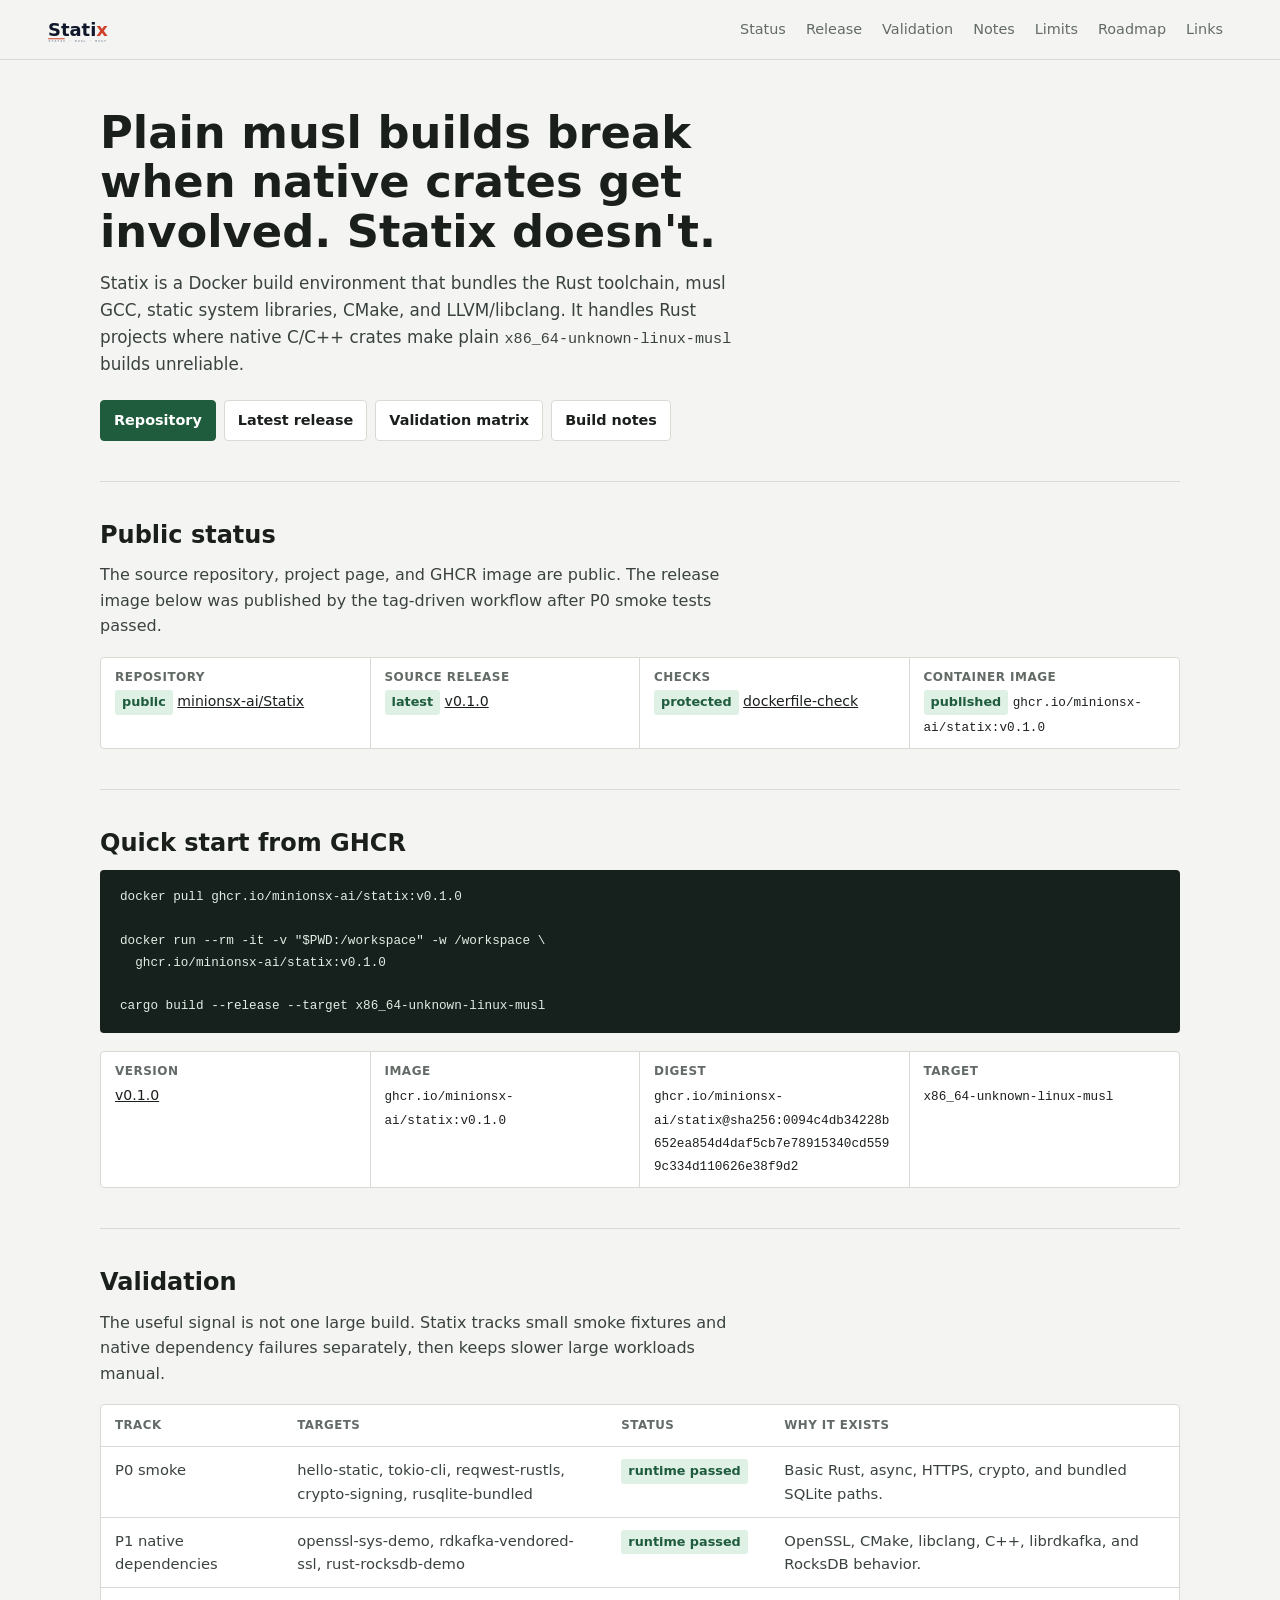
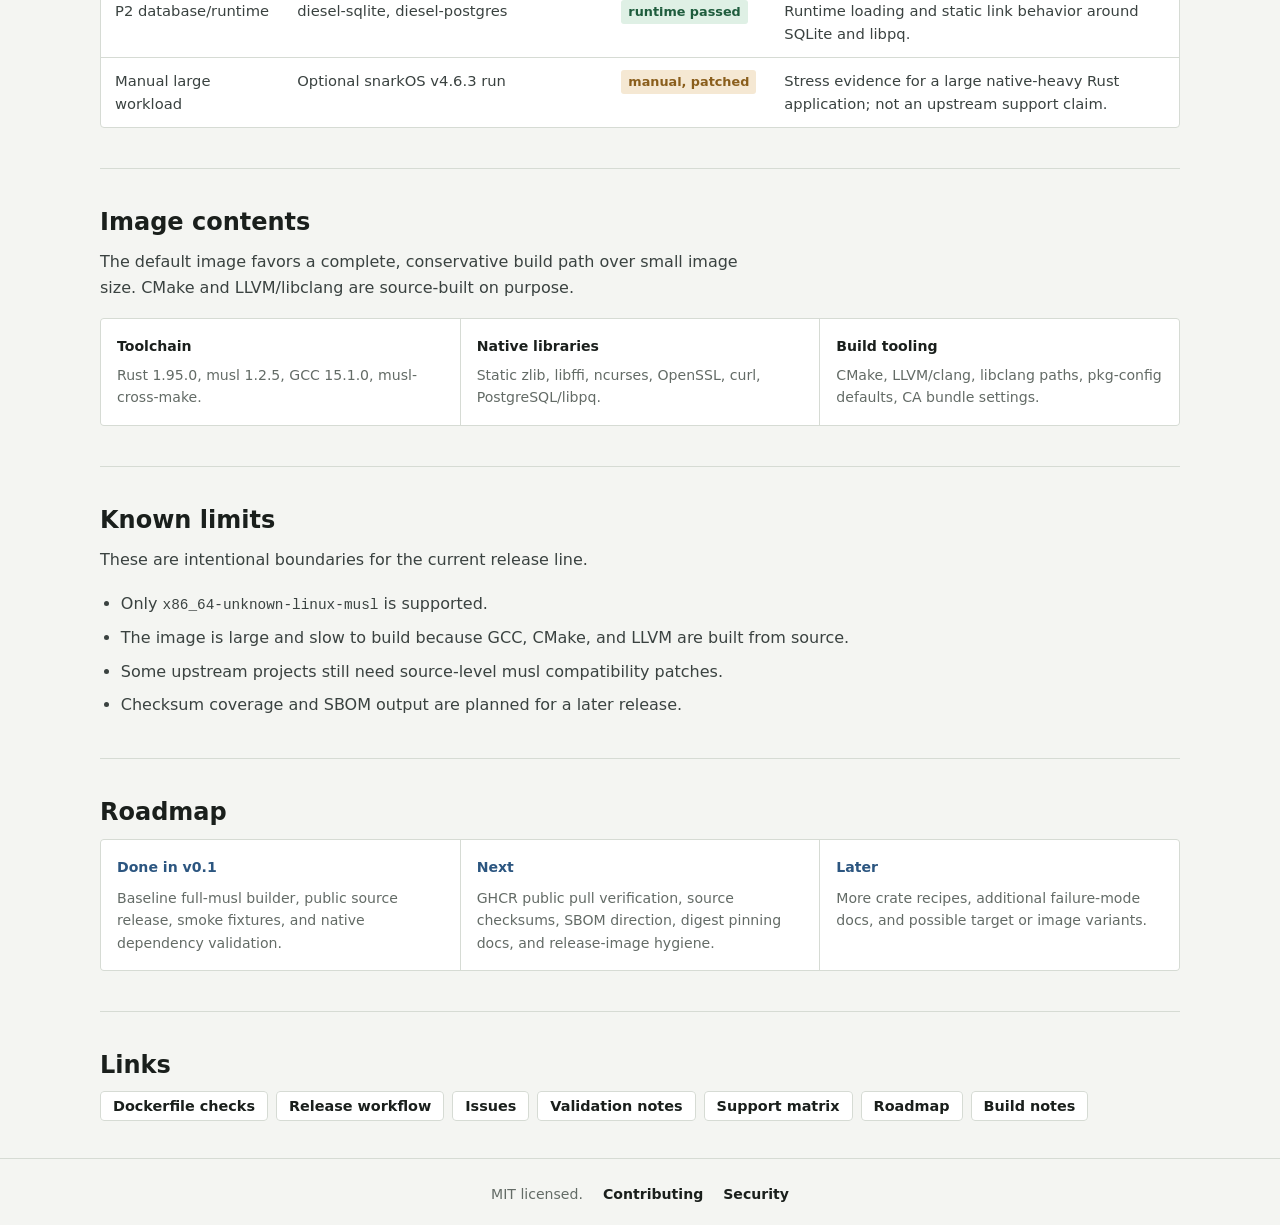
<file: docs/index.html>
<!doctype html>
<html lang="en">
  <head>
    <meta charset="utf-8">
    <meta name="viewport" content="width=device-width, initial-scale=1">
    <title>Statix</title>
    <meta name="color-scheme" content="light dark">
    <meta name="description" content="Docker build environment for static musl Rust binaries with native C/C++ dependencies.">
    <link rel="icon" href="favicon.svg" type="image/svg+xml">
    <link rel="stylesheet" href="site.css">
  </head>
  <body>
    <header class="topbar">
      <a class="brand" href="https://github.com/minionsx-ai/Statix">
        <img src="logo.svg" alt="Statix" class="brand-mark">
      </a>
      <nav>
        <a href="#status">Status</a>
        <a href="#release">Release</a>
        <a href="#validation">Validation</a>
        <a href="why-statix.html">Notes</a>
        <a href="#limits">Limits</a>
        <a href="#roadmap">Roadmap</a>
        <a href="#links">Links</a>
      </nav>
    </header>

    <main>
      <section class="hero">
        <h1>Plain musl builds break when native crates get involved. Statix doesn't.</h1>
        <p>
          Statix is a Docker build environment that bundles the Rust toolchain,
          musl GCC, static system libraries, CMake, and LLVM/libclang. It handles
          Rust projects where native C/C++ crates make plain
          <code>x86_64-unknown-linux-musl</code> builds unreliable.
        </p>
        <div class="hero-actions">
          <a class="btn primary" href="https://github.com/minionsx-ai/Statix">Repository</a>
          <a class="btn" href="https://github.com/minionsx-ai/Statix/releases/latest">Latest release</a>
          <a class="btn" href="VALIDATION_TARGETS.md">Validation matrix</a>
          <a class="btn" href="why-statix.html">Build notes</a>
        </div>
      </section>

      <section id="status" class="section">
        <h2>Public status</h2>
        <!-- release-status:start -->
        <p>
          The source repository, project page, and GHCR image are public. The release
          image below was published by the tag-driven workflow after P0 smoke tests
          passed.
        </p>
        <dl class="status-grid">
          <div>
            <dt>Repository</dt>
            <dd><span class="badge pass">public</span> <a href="https://github.com/minionsx-ai/Statix">minionsx-ai/Statix</a></dd>
          </div>
          <div>
            <dt>Source release</dt>
            <dd><span class="badge pass">latest</span> <a href="https://github.com/minionsx-ai/Statix/releases/tag/v0.1.0">v0.1.0</a></dd>
          </div>
          <div>
            <dt>Checks</dt>
            <dd><span class="badge pass">protected</span> <a href="https://github.com/minionsx-ai/Statix/actions/workflows/docker-check.yml">dockerfile-check</a></dd>
          </div>
          <div>
            <dt>Container image</dt>
            <dd><span class="badge pass">published</span> <code>ghcr.io/minionsx-ai/statix:v0.1.0</code></dd>
          </div>
        </dl>
        <!-- release-status:end -->
      </section>

      <section id="release" class="section">
        <!-- release-quickstart:start -->
        <h2>Quick start from GHCR</h2>
        <pre><code>docker pull ghcr.io/minionsx-ai/statix:v0.1.0

docker run --rm -it -v "$PWD:/workspace" -w /workspace \
  ghcr.io/minionsx-ai/statix:v0.1.0

cargo build --release --target x86_64-unknown-linux-musl</code></pre>
        <dl class="meta">
          <div>
            <dt>Version</dt>
            <dd><a href="https://github.com/minionsx-ai/Statix/releases/tag/v0.1.0">v0.1.0</a></dd>
          </div>
          <div>
            <dt>Image</dt>
            <dd><code>ghcr.io/minionsx-ai/statix:v0.1.0</code></dd>
          </div>
          <div>
            <dt>Digest</dt>
            <dd><code>ghcr.io/minionsx-ai/statix@sha256:0094c4db34228b652ea854d4daf5cb7e78915340cd5599c334d110626e38f9d2</code></dd>
          </div>
          <div>
            <dt>Target</dt>
            <dd><code>x86_64-unknown-linux-musl</code></dd>
          </div>
        </dl>
        <!-- release-quickstart:end -->
      </section>

      <section id="validation" class="section">
        <h2>Validation</h2>
        <p>
          The useful signal is not one large build. Statix tracks small
          smoke fixtures and native dependency failures separately, then keeps
          slower large workloads manual.
        </p>
        <div class="table-wrap">
          <table>
            <thead>
              <tr>
                <th>Track</th>
                <th>Targets</th>
                <th>Status</th>
                <th>Why it exists</th>
              </tr>
            </thead>
            <tbody>
              <tr>
                <td>P0 smoke</td>
                <td>hello-static, tokio-cli, reqwest-rustls, crypto-signing, rusqlite-bundled</td>
                <td><span class="badge pass">runtime passed</span></td>
                <td>Basic Rust, async, HTTPS, crypto, and bundled SQLite paths.</td>
              </tr>
              <tr>
                <td>P1 native dependencies</td>
                <td>openssl-sys-demo, rdkafka-vendored-ssl, rust-rocksdb-demo</td>
                <td><span class="badge pass">runtime passed</span></td>
                <td>OpenSSL, CMake, libclang, C++, librdkafka, and RocksDB behavior.</td>
              </tr>
              <tr>
                <td>P2 database/runtime</td>
                <td>diesel-sqlite, diesel-postgres</td>
                <td><span class="badge pass">runtime passed</span></td>
                <td>Runtime loading and static link behavior around SQLite and libpq.</td>
              </tr>
              <tr>
                <td>Manual large workload</td>
                <td>Optional snarkOS v4.6.3 run</td>
                <td><span class="badge manual">manual, patched</span></td>
                <td>Stress evidence for a large native-heavy Rust application; not an upstream support claim.</td>
              </tr>
            </tbody>
          </table>
        </div>
      </section>

      <section class="section">
        <h2>Image contents</h2>
        <p>The default image favors a complete, conservative build path over small image size. CMake and LLVM/libclang are source-built on purpose.</p>
        <dl class="contents">
          <div>
            <dt>Toolchain</dt>
            <dd>Rust 1.95.0, musl 1.2.5, GCC 15.1.0, musl-cross-make.</dd>
          </div>
          <div>
            <dt>Native libraries</dt>
            <dd>Static zlib, libffi, ncurses, OpenSSL, curl, PostgreSQL/libpq.</dd>
          </div>
          <div>
            <dt>Build tooling</dt>
            <dd>CMake, LLVM/clang, libclang paths, pkg-config defaults, CA bundle settings.</dd>
          </div>
        </dl>
      </section>

      <section id="limits" class="section">
        <h2>Known limits</h2>
        <p>These are intentional boundaries for the current release line.</p>
        <ul>
          <li>Only <code>x86_64-unknown-linux-musl</code> is supported.</li>
          <li>The image is large and slow to build because GCC, CMake, and LLVM are built from source.</li>
          <li>Some upstream projects still need source-level musl compatibility patches.</li>
          <li>Checksum coverage and SBOM output are planned for a later release.</li>
        </ul>
      </section>

      <section id="roadmap" class="section">
        <h2>Roadmap</h2>
        <dl class="roadmap">
          <div>
            <dt>Done in v0.1</dt>
            <dd>Baseline full-musl builder, public source release, smoke fixtures, and native dependency validation.</dd>
          </div>
          <div>
            <dt>Next</dt>
            <dd>GHCR public pull verification, source checksums, SBOM direction, digest pinning docs, and release-image hygiene.</dd>
          </div>
          <div>
            <dt>Later</dt>
            <dd>More crate recipes, additional failure-mode docs, and possible target or image variants.</dd>
          </div>
        </dl>
      </section>

      <section id="links" class="section">
        <h2>Links</h2>
        <ul class="link-list">
          <li><a href="https://github.com/minionsx-ai/Statix/actions/workflows/docker-check.yml">Dockerfile checks</a></li>
          <li><a href="https://github.com/minionsx-ai/Statix/actions/workflows/release.yml">Release workflow</a></li>
          <li><a href="https://github.com/minionsx-ai/Statix/issues">Issues</a></li>
          <li><a href="VALIDATION.md">Validation notes</a></li>
          <li><a href="SUPPORT_MATRIX.md">Support matrix</a></li>
          <li><a href="https://github.com/minionsx-ai/Statix/blob/main/ROADMAP.md">Roadmap</a></li>
          <li><a href="why-statix.html">Build notes</a></li>
        </ul>
      </section>
    </main>

    <footer>
      <span>MIT licensed.</span>
      <a href="https://github.com/minionsx-ai/Statix/blob/main/CONTRIBUTING.md">Contributing</a>
      <a href="https://github.com/minionsx-ai/Statix/blob/main/SECURITY.md">Security</a>
    </footer>
  </body>
</html>
</file>
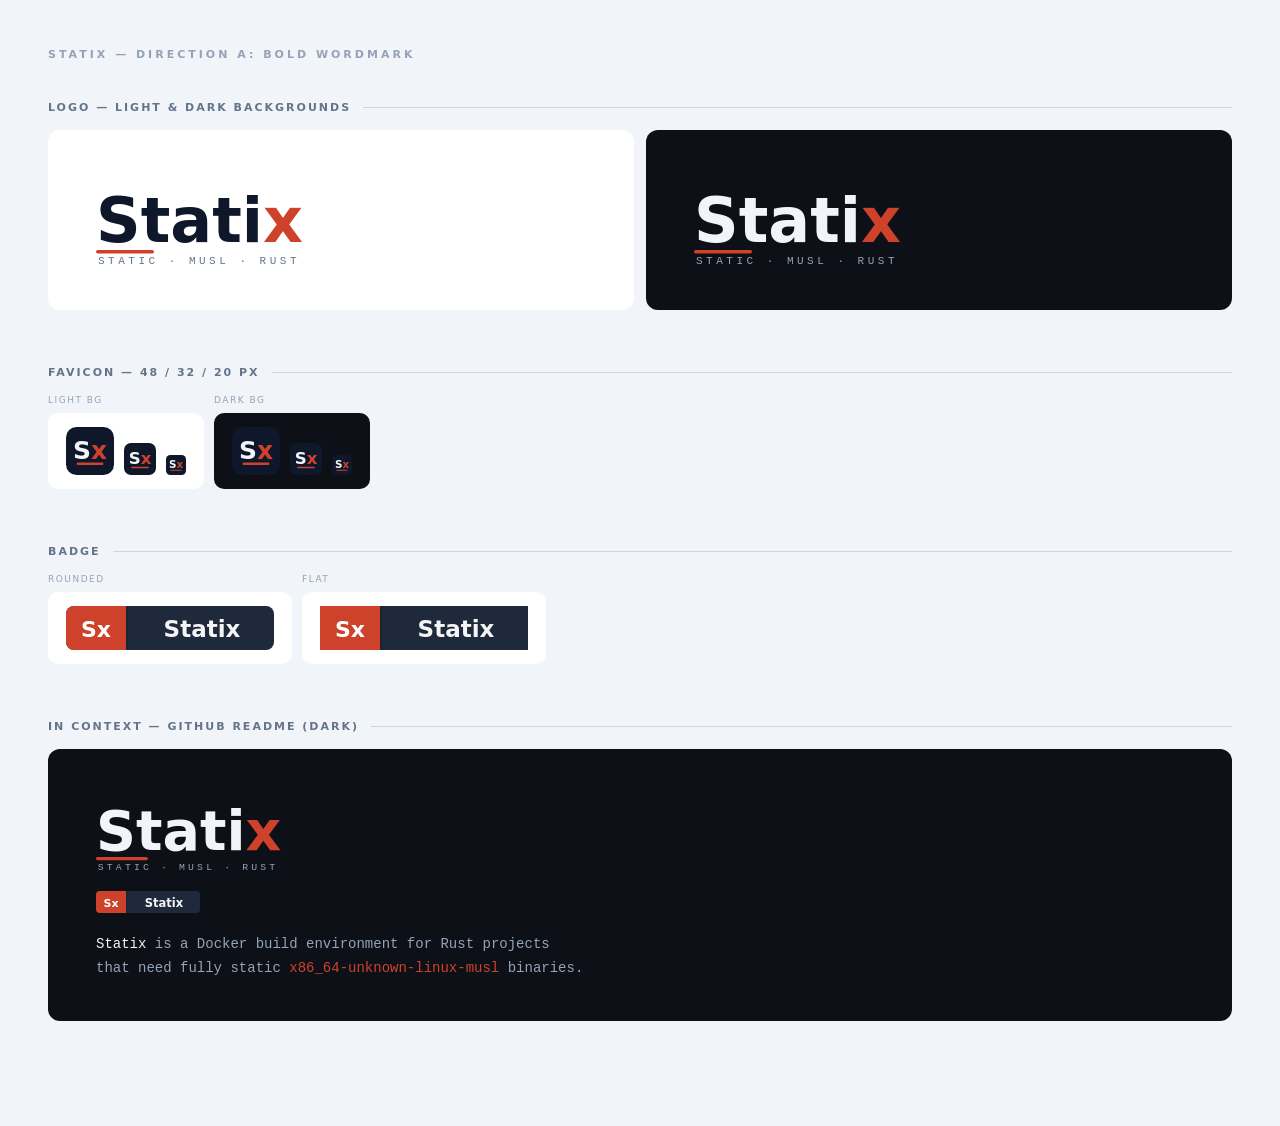
<file: docs/logo-preview.html>
<!doctype html>
<html lang="en">
<head>
  <meta charset="utf-8">
  <title>Statix — Logo Preview</title>
  <style>
    *, *::before, *::after { box-sizing: border-box; margin: 0; padding: 0; }
    body { background: #F1F5F9; font-family: system-ui, -apple-system, sans-serif; padding: 48px; }
    h1 { font-size: 11px; font-weight: 600; text-transform: uppercase; letter-spacing: 3px; color: #94A3B8; margin-bottom: 40px; }

    .section { margin-bottom: 56px; }
    .label { font-size: 11px; font-weight: 600; text-transform: uppercase; letter-spacing: 2px; color: #64748B; margin-bottom: 16px; display: flex; align-items: center; gap: 12px; }
    .label::after { content: ''; flex: 1; height: 1px; background: #CBD5E1; }

    .row { display: grid; grid-template-columns: 1fr 1fr; gap: 12px; margin-bottom: 12px; }
    .panel { border-radius: 12px; padding: 44px 48px; display: flex; align-items: center; }
    .light { background: #fff; }
    .dark  { background: #0D1117; }
    .panel svg { display: block; }

    .fav-row { display: flex; gap: 10px; }
    .fav-box { border-radius: 10px; padding: 14px 18px; display: flex; align-items: flex-end; gap: 10px; }
    .cap { font-size: 9px; text-transform: uppercase; letter-spacing: 1.5px; color: #94A3B8; margin-bottom: 8px; }

    .bdg-row { display: flex; gap: 16px; align-items: center; }
    .bdg-panel { border-radius: 10px; padding: 20px 24px; display: flex; gap: 12px; align-items: center; }

    /* inline SVG CSS overrides */
    .light .t { fill: #0F172A; }
    .dark  .t { fill: #F1F5F9; }
    .light .s { fill: #64748B; }
    .dark  .s { fill: #94A3B8; }
  </style>
</head>
<body>

<h1>Statix — Direction A: Bold Wordmark</h1>

<!-- ── Logo ── -->
<div class="section">
  <div class="label">Logo — light & dark backgrounds</div>
  <div class="row">

    <div class="panel light">
      <svg xmlns="http://www.w3.org/2000/svg" viewBox="0 0 380 92" width="380" height="92">
        <text x="0" y="68"
          font-family="system-ui,-apple-system,'Helvetica Neue',Helvetica,Arial,sans-serif"
          font-size="62" font-weight="800" class="t">Stati<tspan fill="#CE422B">x</tspan></text>
        <rect x="0" y="76" width="58" height="3.5" rx="1.75" fill="#CE422B"/>
        <text x="2" y="90"
          font-family="'Courier New',Menlo,Monaco,monospace"
          font-size="11" letter-spacing="3.5" class="s">STATIC · MUSL · RUST</text>
      </svg>
    </div>

    <div class="panel dark">
      <svg xmlns="http://www.w3.org/2000/svg" viewBox="0 0 380 92" width="380" height="92">
        <text x="0" y="68"
          font-family="system-ui,-apple-system,'Helvetica Neue',Helvetica,Arial,sans-serif"
          font-size="62" font-weight="800" class="t">Stati<tspan fill="#CE422B">x</tspan></text>
        <rect x="0" y="76" width="58" height="3.5" rx="1.75" fill="#CE422B"/>
        <text x="2" y="90"
          font-family="'Courier New',Menlo,Monaco,monospace"
          font-size="11" letter-spacing="3.5" class="s">STATIC · MUSL · RUST</text>
      </svg>
    </div>

  </div>
</div>

<!-- ── Favicon ── -->
<div class="section">
  <div class="label">Favicon — 48 / 32 / 20 px</div>
  <div class="fav-row">

    <div>
      <p class="cap">Light bg</p>
      <div class="fav-box light">
        <svg width="48" height="48" viewBox="0 0 100 100"><rect width="100" height="100" rx="22" fill="#0F172A"/><text x="50" y="66" font-family="system-ui,-apple-system,sans-serif" font-size="52" font-weight="800" fill="#F1F5F9" text-anchor="middle">S<tspan fill="#CE422B">x</tspan></text><rect x="22" y="74" width="56" height="5" rx="2.5" fill="#CE422B"/></svg>
        <svg width="32" height="32" viewBox="0 0 100 100"><rect width="100" height="100" rx="22" fill="#0F172A"/><text x="50" y="66" font-family="system-ui,-apple-system,sans-serif" font-size="52" font-weight="800" fill="#F1F5F9" text-anchor="middle">S<tspan fill="#CE422B">x</tspan></text><rect x="22" y="74" width="56" height="5" rx="2.5" fill="#CE422B"/></svg>
        <svg width="20" height="20" viewBox="0 0 100 100"><rect width="100" height="100" rx="22" fill="#0F172A"/><text x="50" y="66" font-family="system-ui,-apple-system,sans-serif" font-size="52" font-weight="800" fill="#F1F5F9" text-anchor="middle">S<tspan fill="#CE422B">x</tspan></text><rect x="22" y="74" width="56" height="5" rx="2.5" fill="#CE422B"/></svg>
      </div>
    </div>

    <div>
      <p class="cap">Dark bg</p>
      <div class="fav-box dark">
        <svg width="48" height="48" viewBox="0 0 100 100"><rect width="100" height="100" rx="22" fill="#0F172A"/><text x="50" y="66" font-family="system-ui,-apple-system,sans-serif" font-size="52" font-weight="800" fill="#F1F5F9" text-anchor="middle">S<tspan fill="#CE422B">x</tspan></text><rect x="22" y="74" width="56" height="5" rx="2.5" fill="#CE422B"/></svg>
        <svg width="32" height="32" viewBox="0 0 100 100"><rect width="100" height="100" rx="22" fill="#0F172A"/><text x="50" y="66" font-family="system-ui,-apple-system,sans-serif" font-size="52" font-weight="800" fill="#F1F5F9" text-anchor="middle">S<tspan fill="#CE422B">x</tspan></text><rect x="22" y="74" width="56" height="5" rx="2.5" fill="#CE422B"/></svg>
        <svg width="20" height="20" viewBox="0 0 100 100"><rect width="100" height="100" rx="22" fill="#0F172A"/><text x="50" y="66" font-family="system-ui,-apple-system,sans-serif" font-size="52" font-weight="800" fill="#F1F5F9" text-anchor="middle">S<tspan fill="#CE422B">x</tspan></text><rect x="22" y="74" width="56" height="5" rx="2.5" fill="#CE422B"/></svg>
      </div>
    </div>

  </div>
</div>

<!-- ── Badge ── -->
<div class="section">
  <div class="label">Badge</div>
  <div class="fav-row">
    <div>
      <p class="cap">Rounded</p>
      <div class="fav-box light" style="gap:0">
        <svg xmlns="http://www.w3.org/2000/svg" viewBox="0 0 104 22" width="208" height="44">
          <defs><clipPath id="c1"><rect width="104" height="22" rx="4"/></clipPath></defs>
          <rect width="104" height="22" rx="4" fill="#1E293B"/>
          <g clip-path="url(#c1)">
            <rect width="30" height="22" fill="#CE422B"/>
            <text x="15" y="15.5" font-family="system-ui,-apple-system,sans-serif" font-size="11" font-weight="800" fill="white" text-anchor="middle">Sx</text>
            <rect x="30" width="1" height="22" fill="#0F172A" opacity="0.3"/>
            <text x="68" y="15.5" font-family="system-ui,-apple-system,sans-serif" font-size="11.5" font-weight="700" fill="#F4F4F5" text-anchor="middle">Statix</text>
          </g>
        </svg>
      </div>
    </div>
    <div>
      <p class="cap">Flat</p>
      <div class="fav-box light" style="gap:0">
        <svg xmlns="http://www.w3.org/2000/svg" viewBox="0 0 104 22" width="208" height="44">
          <defs><clipPath id="c2"><rect width="104" height="22"/></clipPath></defs>
          <rect width="104" height="22" fill="#1E293B"/>
          <g clip-path="url(#c2)">
            <rect width="30" height="22" fill="#CE422B"/>
            <text x="15" y="15.5" font-family="system-ui,-apple-system,sans-serif" font-size="11" font-weight="800" fill="white" text-anchor="middle">Sx</text>
            <rect x="30" width="1" height="22" fill="#0F172A" opacity="0.3"/>
            <text x="68" y="15.5" font-family="system-ui,-apple-system,sans-serif" font-size="11.5" font-weight="700" fill="#F4F4F5" text-anchor="middle">Statix</text>
          </g>
        </svg>
      </div>
    </div>
  </div>
</div>

<!-- ── In context: README ── -->
<div class="section">
  <div class="label">In context — GitHub README (dark)</div>
  <div class="panel dark" style="flex-direction:column; align-items:flex-start; gap:20px; padding: 40px 48px;">
    <svg xmlns="http://www.w3.org/2000/svg" viewBox="0 0 380 92" width="340">
      <text x="0" y="68" font-family="system-ui,-apple-system,sans-serif" font-size="62" font-weight="800" fill="#F1F5F9">Stati<tspan fill="#CE422B">x</tspan></text>
      <rect x="0" y="76" width="58" height="3.5" rx="1.75" fill="#CE422B"/>
      <text x="2" y="90" font-family="'Courier New',monospace" font-size="11" letter-spacing="3.5" fill="#94A3B8">STATIC · MUSL · RUST</text>
    </svg>
    <svg xmlns="http://www.w3.org/2000/svg" viewBox="0 0 104 22" width="104" height="22">
      <defs><clipPath id="c3"><rect width="104" height="22" rx="4"/></clipPath></defs>
      <rect width="104" height="22" rx="4" fill="#1E293B"/>
      <g clip-path="url(#c3)">
        <rect width="30" height="22" fill="#CE422B"/>
        <text x="15" y="15.5" font-family="system-ui,sans-serif" font-size="11" font-weight="800" fill="white" text-anchor="middle">Sx</text>
        <rect x="30" width="1" height="22" fill="#0F172A" opacity="0.3"/>
        <text x="68" y="15.5" font-family="system-ui,sans-serif" font-size="11.5" font-weight="700" fill="#F4F4F5" text-anchor="middle">Statix</text>
      </g>
    </svg>
    <div style="color:#94A3B8; font-size:14px; line-height:1.7; max-width:560px; font-family:'Courier New',monospace">
      <span style="color:#F1F5F9">Statix</span> is a Docker build environment for Rust projects<br>
      that need fully static <code style="color:#CE422B">x86_64-unknown-linux-musl</code> binaries.
    </div>
  </div>
</div>

</body>
</html>
</file>
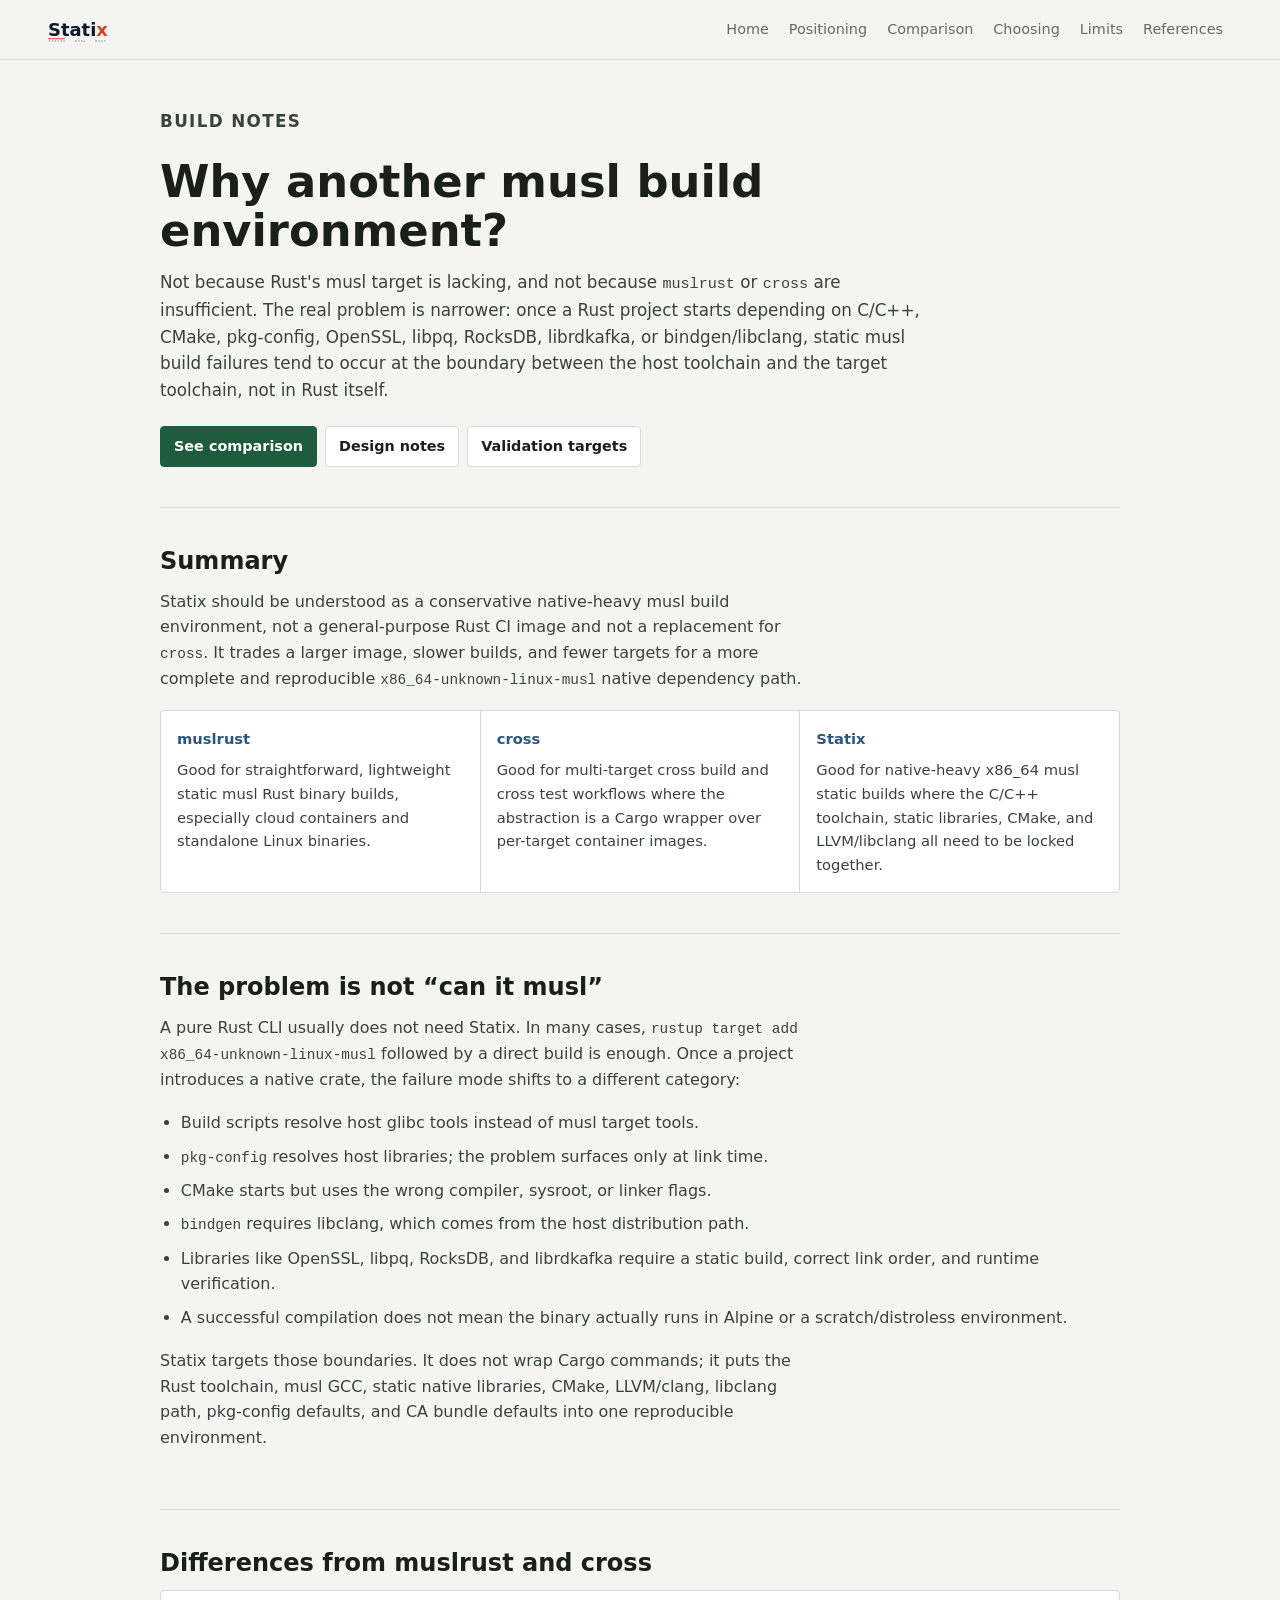
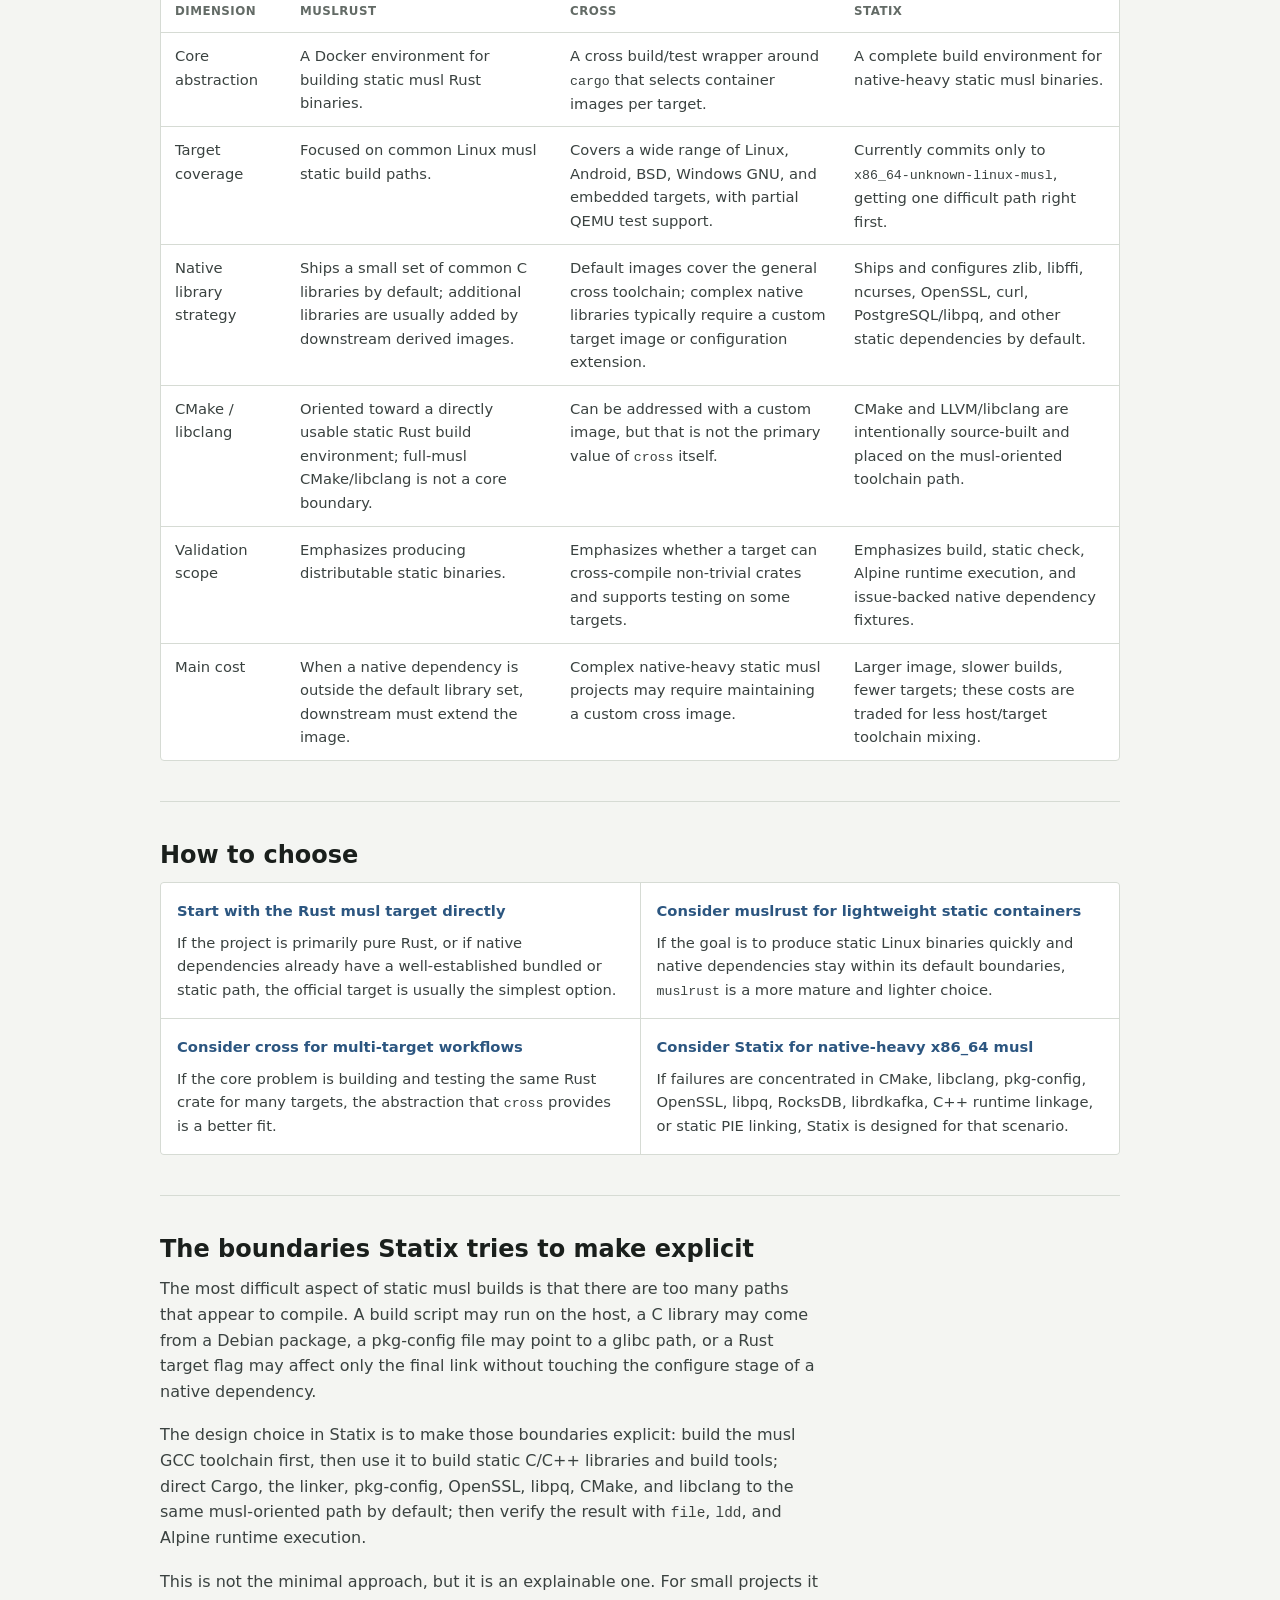
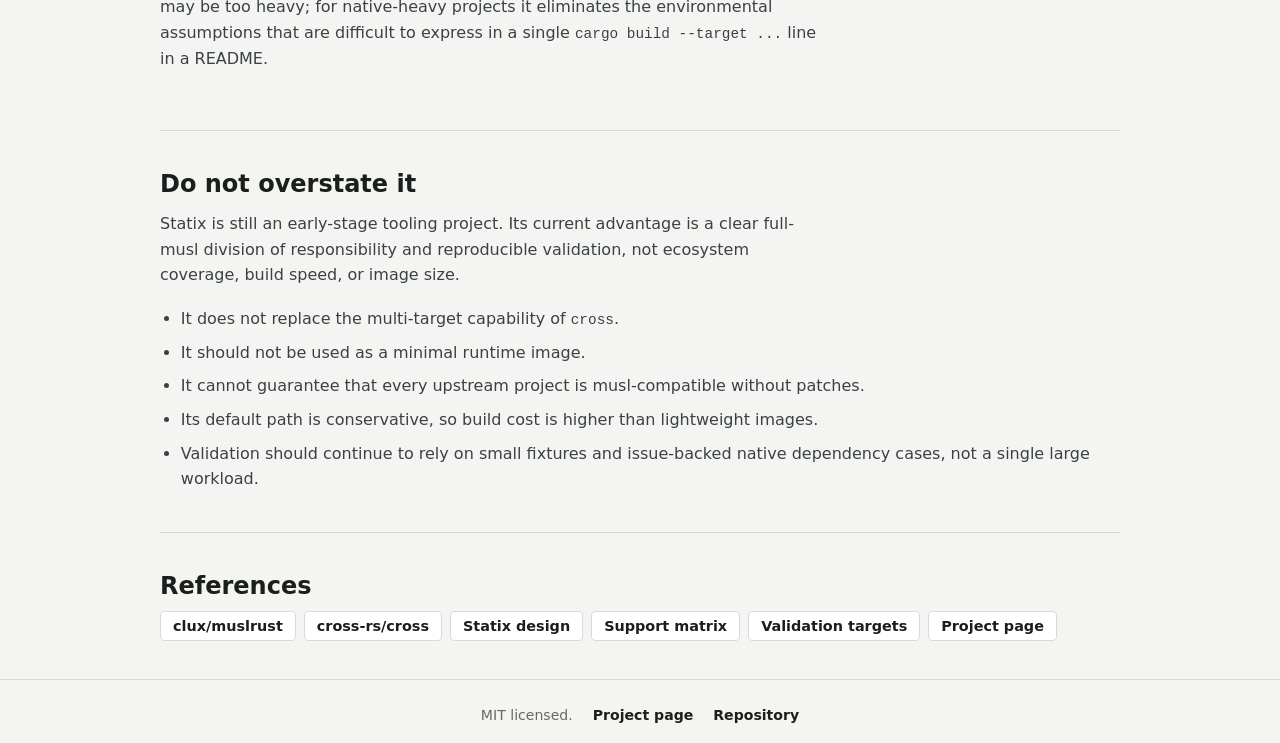
<file: docs/why-statix.html>
<!doctype html>
<html lang="en">
  <head>
    <meta charset="utf-8">
    <meta name="viewport" content="width=device-width, initial-scale=1">
    <title>Why Statix</title>
    <meta name="color-scheme" content="light dark">
    <meta name="description" content="Build notes: how Statix differs from muslrust and cross for native-heavy Rust musl static builds.">
    <link rel="icon" href="favicon.svg" type="image/svg+xml">
    <link rel="stylesheet" href="site.css">
  </head>
  <body>
    <header class="topbar">
      <a class="brand" href="index.html">
        <img src="logo.svg" alt="Statix" class="brand-mark">
      </a>
      <nav>
        <a href="index.html">Home</a>
        <a href="#positioning">Positioning</a>
        <a href="#comparison">Comparison</a>
        <a href="#use-cases">Choosing</a>
        <a href="#limits">Limits</a>
        <a href="#references">References</a>
      </nav>
    </header>

    <main class="article">
      <section class="hero article-hero">
        <p class="eyebrow">Build notes</p>
        <h1>Why another musl build environment?</h1>
        <p>
          Not because Rust's musl target is lacking, and not because
          <code>muslrust</code> or <code>cross</code> are insufficient.
          The real problem is narrower: once a Rust project starts depending on
          C/C++, CMake, pkg-config, OpenSSL, libpq, RocksDB, librdkafka, or
          bindgen/libclang, static musl build failures tend to occur at the
          boundary between the host toolchain and the target toolchain, not in
          Rust itself.
        </p>
        <div class="hero-actions">
          <a class="btn primary" href="#comparison">See comparison</a>
          <a class="btn" href="DESIGN.md">Design notes</a>
          <a class="btn" href="VALIDATION_TARGETS.md">Validation targets</a>
        </div>
      </section>

      <section class="section">
        <h2>Summary</h2>
        <p>
          Statix should be understood as a conservative native-heavy musl build
          environment, not a general-purpose Rust CI image and not a replacement
          for <code>cross</code>. It trades a larger image, slower builds, and
          fewer targets for a more complete and reproducible
          <code>x86_64-unknown-linux-musl</code> native dependency path.
        </p>
        <dl class="takeaways">
          <div>
            <dt>muslrust</dt>
            <dd>Good for straightforward, lightweight static musl Rust binary builds, especially cloud containers and standalone Linux binaries.</dd>
          </div>
          <div>
            <dt>cross</dt>
            <dd>Good for multi-target cross build and cross test workflows where the abstraction is a Cargo wrapper over per-target container images.</dd>
          </div>
          <div>
            <dt>Statix</dt>
            <dd>Good for native-heavy x86_64 musl static builds where the C/C++ toolchain, static libraries, CMake, and LLVM/libclang all need to be locked together.</dd>
          </div>
        </dl>
      </section>

      <section id="positioning" class="section">
        <h2>The problem is not &ldquo;can it musl&rdquo;</h2>
        <p>
          A pure Rust CLI usually does not need Statix. In many cases,
          <code>rustup target add x86_64-unknown-linux-musl</code> followed by a
          direct build is enough. Once a project introduces a native crate, the
          failure mode shifts to a different category:
        </p>
        <ul class="article-list">
          <li>Build scripts resolve host glibc tools instead of musl target tools.</li>
          <li><code>pkg-config</code> resolves host libraries; the problem surfaces only at link time.</li>
          <li>CMake starts but uses the wrong compiler, sysroot, or linker flags.</li>
          <li><code>bindgen</code> requires libclang, which comes from the host distribution path.</li>
          <li>Libraries like OpenSSL, libpq, RocksDB, and librdkafka require a static build, correct link order, and runtime verification.</li>
          <li>A successful compilation does not mean the binary actually runs in Alpine or a scratch/distroless environment.</li>
        </ul>
        <p>
          Statix targets those boundaries. It does not wrap Cargo commands; it
          puts the Rust toolchain, musl GCC, static native libraries, CMake,
          LLVM/clang, libclang path, pkg-config defaults, and CA bundle defaults
          into one reproducible environment.
        </p>
      </section>

      <section id="comparison" class="section">
        <h2>Differences from muslrust and cross</h2>
        <div class="table-wrap">
          <table>
            <thead>
              <tr>
                <th>Dimension</th>
                <th>muslrust</th>
                <th>cross</th>
                <th>Statix</th>
              </tr>
            </thead>
            <tbody>
              <tr>
                <td>Core abstraction</td>
                <td>A Docker environment for building static musl Rust binaries.</td>
                <td>A cross build/test wrapper around <code>cargo</code> that selects container images per target.</td>
                <td>A complete build environment for native-heavy static musl binaries.</td>
              </tr>
              <tr>
                <td>Target coverage</td>
                <td>Focused on common Linux musl static build paths.</td>
                <td>Covers a wide range of Linux, Android, BSD, Windows GNU, and embedded targets, with partial QEMU test support.</td>
                <td>Currently commits only to <code>x86_64-unknown-linux-musl</code>, getting one difficult path right first.</td>
              </tr>
              <tr>
                <td>Native library strategy</td>
                <td>Ships a small set of common C libraries by default; additional libraries are usually added by downstream derived images.</td>
                <td>Default images cover the general cross toolchain; complex native libraries typically require a custom target image or configuration extension.</td>
                <td>Ships and configures zlib, libffi, ncurses, OpenSSL, curl, PostgreSQL/libpq, and other static dependencies by default.</td>
              </tr>
              <tr>
                <td>CMake / libclang</td>
                <td>Oriented toward a directly usable static Rust build environment; full-musl CMake/libclang is not a core boundary.</td>
                <td>Can be addressed with a custom image, but that is not the primary value of <code>cross</code> itself.</td>
                <td>CMake and LLVM/libclang are intentionally source-built and placed on the musl-oriented toolchain path.</td>
              </tr>
              <tr>
                <td>Validation scope</td>
                <td>Emphasizes producing distributable static binaries.</td>
                <td>Emphasizes whether a target can cross-compile non-trivial crates and supports testing on some targets.</td>
                <td>Emphasizes build, static check, Alpine runtime execution, and issue-backed native dependency fixtures.</td>
              </tr>
              <tr>
                <td>Main cost</td>
                <td>When a native dependency is outside the default library set, downstream must extend the image.</td>
                <td>Complex native-heavy static musl projects may require maintaining a custom cross image.</td>
                <td>Larger image, slower builds, fewer targets; these costs are traded for less host/target toolchain mixing.</td>
              </tr>
            </tbody>
          </table>
        </div>
      </section>

      <section id="use-cases" class="section">
        <h2>How to choose</h2>
        <dl class="decision-grid">
          <div>
            <dt>Start with the Rust musl target directly</dt>
            <dd>
              If the project is primarily pure Rust, or if native dependencies
              already have a well-established bundled or static path, the
              official target is usually the simplest option.
            </dd>
          </div>
          <div>
            <dt>Consider muslrust for lightweight static containers</dt>
            <dd>
              If the goal is to produce static Linux binaries quickly and native
              dependencies stay within its default boundaries,
              <code>muslrust</code> is a more mature and lighter choice.
            </dd>
          </div>
          <div>
            <dt>Consider cross for multi-target workflows</dt>
            <dd>
              If the core problem is building and testing the same Rust crate
              for many targets, the abstraction that <code>cross</code> provides
              is a better fit.
            </dd>
          </div>
          <div>
            <dt>Consider Statix for native-heavy x86_64 musl</dt>
            <dd>
              If failures are concentrated in CMake, libclang, pkg-config,
              OpenSSL, libpq, RocksDB, librdkafka, C++ runtime linkage, or
              static PIE linking, Statix is designed for that scenario.
            </dd>
          </div>
        </dl>
      </section>

      <section class="section">
        <h2>The boundaries Statix tries to make explicit</h2>
        <p>
          The most difficult aspect of static musl builds is that there are too
          many paths that appear to compile. A build script may run on the host,
          a C library may come from a Debian package, a pkg-config file may
          point to a glibc path, or a Rust target flag may affect only the final
          link without touching the configure stage of a native dependency.
        </p>
        <p>
          The design choice in Statix is to make those boundaries explicit: build
          the musl GCC toolchain first, then use it to build static C/C++
          libraries and build tools; direct Cargo, the linker, pkg-config,
          OpenSSL, libpq, CMake, and libclang to the same musl-oriented path by
          default; then verify the result with <code>file</code>, <code>ldd</code>,
          and Alpine runtime execution.
        </p>
        <p>
          This is not the minimal approach, but it is an explainable one. For
          small projects it may be too heavy; for native-heavy projects it
          eliminates the environmental assumptions that are difficult to express
          in a single <code>cargo build --target ...</code> line in a README.
        </p>
      </section>

      <section id="limits" class="section">
        <h2>Do not overstate it</h2>
        <p>
          Statix is still an early-stage tooling project. Its current advantage
          is a clear full-musl division of responsibility and reproducible
          validation, not ecosystem coverage, build speed, or image size.
        </p>
        <ul class="article-list">
          <li>It does not replace the multi-target capability of <code>cross</code>.</li>
          <li>It should not be used as a minimal runtime image.</li>
          <li>It cannot guarantee that every upstream project is musl-compatible without patches.</li>
          <li>Its default path is conservative, so build cost is higher than lightweight images.</li>
          <li>Validation should continue to rely on small fixtures and issue-backed native dependency cases, not a single large workload.</li>
        </ul>
      </section>

      <section id="references" class="section">
        <h2>References</h2>
        <ul class="link-list">
          <li><a href="https://github.com/clux/muslrust">clux/muslrust</a></li>
          <li><a href="https://github.com/cross-rs/cross">cross-rs/cross</a></li>
          <li><a href="DESIGN.md">Statix design</a></li>
          <li><a href="SUPPORT_MATRIX.md">Support matrix</a></li>
          <li><a href="VALIDATION_TARGETS.md">Validation targets</a></li>
          <li><a href="index.html">Project page</a></li>
        </ul>
      </section>
    </main>

    <footer>
      <span>MIT licensed.</span>
      <a href="index.html">Project page</a>
      <a href="https://github.com/minionsx-ai/Statix">Repository</a>
    </footer>
  </body>
</html>
</file>
<file: docs/site.css>
:root {
  color-scheme: light dark;
  --bg: #f4f5f2;
  --ink: #1a1f1c;
  --muted: #636b66;
  --soft: #eaede8;
  --panel: #fff;
  --border: #d6dbd4;
  --secondary: #3a4240;
  --green: #1f5c3d;
  --blue: #2c5680;
  --amber: #8a5e1c;
  --pre-bg: #16201c;
  --pre-fg: #e2ede6;
}

* { box-sizing: border-box; }

body {
  margin: 0;
  background: var(--bg);
  color: var(--ink);
  font-family: system-ui, -apple-system, "Segoe UI", sans-serif;
  font-size: 1rem;
  line-height: 1.6;
}

a { color: inherit; }

code {
  font-family: ui-monospace, "SFMono-Regular", Consolas, monospace;
  font-size: 0.9em;
}

/* Topbar */
.topbar {
  position: sticky;
  top: 0;
  z-index: 10;
  display: flex;
  align-items: center;
  justify-content: space-between;
  gap: 16px;
  padding: 12px clamp(16px, 4vw, 48px);
  background: var(--bg);
  border-bottom: 1px solid var(--border);
}

.brand { display: flex; align-items: center; text-decoration: none; }
.brand-mark { width: 110px; height: auto; }

nav {
  display: flex;
  flex-wrap: wrap;
  justify-content: flex-end;
  gap: 2px;
}

nav a {
  padding: 6px 9px;
  border-radius: 4px;
  color: var(--muted);
  font-size: 0.9rem;
  text-decoration: none;
}

nav a:hover { background: var(--soft); color: var(--ink); }

/* Layout */
main {
  width: min(1080px, calc(100% - 40px));
  margin: 0 auto;
}

/* Hero */
.hero {
  padding: 48px 0 40px;
}

.hero h1 {
  margin: 0 0 14px;
  max-width: 700px;
  font-size: clamp(1.8rem, 3.5vw, 2.8rem);
  line-height: 1.1;
}

.hero p {
  max-width: 660px;
  margin: 0 0 22px;
  color: var(--secondary);
  font-size: 1.05rem;
}

.article {
  max-width: 960px;
}

.article-hero h1 {
  max-width: 780px;
}

.article-hero p {
  max-width: 760px;
}

.eyebrow {
  margin: 0 0 10px;
  color: var(--green);
  font-size: 0.78rem;
  font-weight: 700;
  letter-spacing: 0.08em;
  text-transform: uppercase;
}

.hero-actions {
  display: flex;
  flex-wrap: wrap;
  gap: 8px;
}

.btn {
  display: inline-flex;
  align-items: center;
  padding: 8px 13px;
  border: 1px solid var(--border);
  border-radius: 4px;
  background: var(--panel);
  color: var(--ink);
  font-size: 0.9rem;
  font-weight: 600;
  text-decoration: none;
}

.btn:hover { background: var(--soft); }

.btn.primary {
  border-color: var(--green);
  background: var(--green);
  color: #fff;
}

.btn.primary:hover { background: #194e34; border-color: #194e34; }

/* Sections */
.section {
  padding: 40px 0;
  border-top: 1px solid var(--border);
}

.section h2 {
  margin: 0 0 14px;
  font-size: 1.5rem;
  line-height: 1.1;
}

.section > p {
  max-width: 660px;
  margin: 0 0 18px;
  color: var(--secondary);
}

/* Code block */
pre {
  margin: 0 0 18px;
  padding: 16px 20px;
  border-radius: 4px;
  background: var(--pre-bg);
  color: var(--pre-fg);
  font-size: 0.88rem;
  line-height: 1.55;
  overflow-x: auto;
}

/* Release meta */
.meta,
.status-grid {
  display: flex;
  flex-wrap: wrap;
  margin: 0;
  border: 1px solid var(--border);
  border-radius: 4px;
  background: var(--panel);
  overflow: hidden;
}

.meta div,
.status-grid div {
  flex: 1 1 220px;
  min-width: 0;
  padding: 10px 14px;
  border-right: 1px solid var(--border);
}

.meta div:last-child,
.status-grid div:last-child { border-right: none; }

.meta dt,
.status-grid dt {
  margin-bottom: 3px;
  color: var(--muted);
  font-size: 0.75rem;
  font-weight: 700;
  text-transform: uppercase;
  letter-spacing: 0.04em;
}

.meta dd,
.status-grid dd {
  margin: 0;
  font-size: 0.88rem;
  overflow-wrap: anywhere;
}

/* Validation table */
.table-wrap {
  border: 1px solid var(--border);
  border-radius: 4px;
  overflow-x: auto;
  background: var(--panel);
}

table {
  width: 100%;
  border-collapse: collapse;
  min-width: 680px;
}

th, td {
  padding: 11px 14px;
  border-bottom: 1px solid var(--border);
  text-align: left;
  vertical-align: top;
  font-size: 0.92rem;
}

th {
  color: var(--muted);
  font-size: 0.74rem;
  font-weight: 700;
  text-transform: uppercase;
  letter-spacing: 0.04em;
}

td { color: var(--secondary); }

tr:last-child td { border-bottom: none; }

.badge {
  display: inline-block;
  padding: 2px 7px;
  border-radius: 3px;
  font-size: 0.8rem;
  font-weight: 600;
  white-space: nowrap;
}

.badge.pass  { background: #dff0e5; color: var(--green); }
.badge.manual { background: #f5e8d3; color: var(--amber); }
.badge.pending { background: #e7edf5; color: var(--blue); }

/* Image contents */
.contents {
  display: grid;
  grid-template-columns: repeat(3, minmax(0, 1fr));
  gap: 1px;
  margin: 0;
  border: 1px solid var(--border);
  border-radius: 4px;
  background: var(--border);
  overflow: hidden;
}

.contents div {
  padding: 16px;
  background: var(--panel);
}

.contents dt {
  margin: 0 0 6px;
  font-size: 0.88rem;
  font-weight: 700;
}

.contents dd {
  margin: 0;
  color: var(--muted);
  font-size: 0.88rem;
}

/* Article helpers */
.takeaways,
.decision-grid {
  display: grid;
  gap: 1px;
  margin: 0;
  border: 1px solid var(--border);
  border-radius: 4px;
  background: var(--border);
  overflow: hidden;
}

.takeaways {
  grid-template-columns: repeat(3, minmax(0, 1fr));
}

.decision-grid {
  grid-template-columns: repeat(2, minmax(0, 1fr));
}

.takeaways div,
.decision-grid div {
  padding: 16px;
  background: var(--panel);
}

.takeaways dt,
.decision-grid dt {
  margin: 0 0 8px;
  color: var(--blue);
  font-size: 0.92rem;
  font-weight: 700;
}

.takeaways dd,
.decision-grid dd {
  margin: 0;
  color: var(--secondary);
  font-size: 0.92rem;
}

.article-list {
  margin: 0 0 18px;
  padding-left: 1.3em;
  display: grid;
  gap: 8px;
}

.article-list li {
  color: var(--secondary);
}

/* Limits */
#limits ul {
  margin: 0;
  padding-left: 1.3em;
  display: grid;
  gap: 8px;
}

#limits li { color: var(--secondary); }

/* Roadmap */
.roadmap {
  display: grid;
  grid-template-columns: repeat(3, minmax(0, 1fr));
  gap: 1px;
  margin: 0;
  border: 1px solid var(--border);
  border-radius: 4px;
  background: var(--border);
  overflow: hidden;
}

.roadmap div {
  padding: 16px;
  background: var(--panel);
}

.roadmap dt {
  margin: 0 0 8px;
  color: var(--blue);
  font-size: 0.88rem;
  font-weight: 700;
}

.roadmap dd {
  margin: 0;
  color: var(--muted);
  font-size: 0.88rem;
}

/* Links */
.link-list {
  display: flex;
  flex-wrap: wrap;
  gap: 8px;
  margin: 0;
  padding: 0;
  list-style: none;
}

.link-list a {
  padding: 6px 12px;
  border: 1px solid var(--border);
  border-radius: 4px;
  background: var(--panel);
  color: var(--ink);
  font-size: 0.9rem;
  font-weight: 600;
  text-decoration: none;
}

.link-list a:hover { background: var(--soft); }

/* Footer */
footer {
  display: flex;
  flex-wrap: wrap;
  gap: 10px 20px;
  justify-content: center;
  padding: 24px 20px;
  border-top: 1px solid var(--border);
  color: var(--muted);
  font-size: 0.88rem;
}

footer a {
  color: var(--ink);
  font-weight: 600;
  text-decoration: none;
}

/* Dark mode */
@media (prefers-color-scheme: dark) {
  :root {
    --bg: #101512;
    --ink: #e4ece7;
    --muted: #8a9690;
    --soft: #1c2420;
    --panel: #161c19;
    --border: #2c3530;
    --secondary: #b0bfb8;
    --green: #4db87a;
    --blue: #6aa0cc;
    --amber: #c8883c;
    --pre-bg: #0c1210;
  }

  .badge.pass  { background: #1a3d28; }
  .badge.manual { background: #3d2a10; }
  .badge.pending { background: #152b3f; }
}

@media (max-width: 720px) {
  .topbar { flex-direction: column; align-items: flex-start; }
  nav { justify-content: flex-start; }
  main { width: calc(100% - 28px); }
  .hero h1 { font-size: 2rem; }
  .meta div,
  .status-grid div { border-right: none; border-bottom: 1px solid var(--border); }
  .meta div:last-child,
  .status-grid div:last-child { border-bottom: none; }
  .contents,
  .roadmap,
  .takeaways,
  .decision-grid { grid-template-columns: 1fr; }
}
</file>
